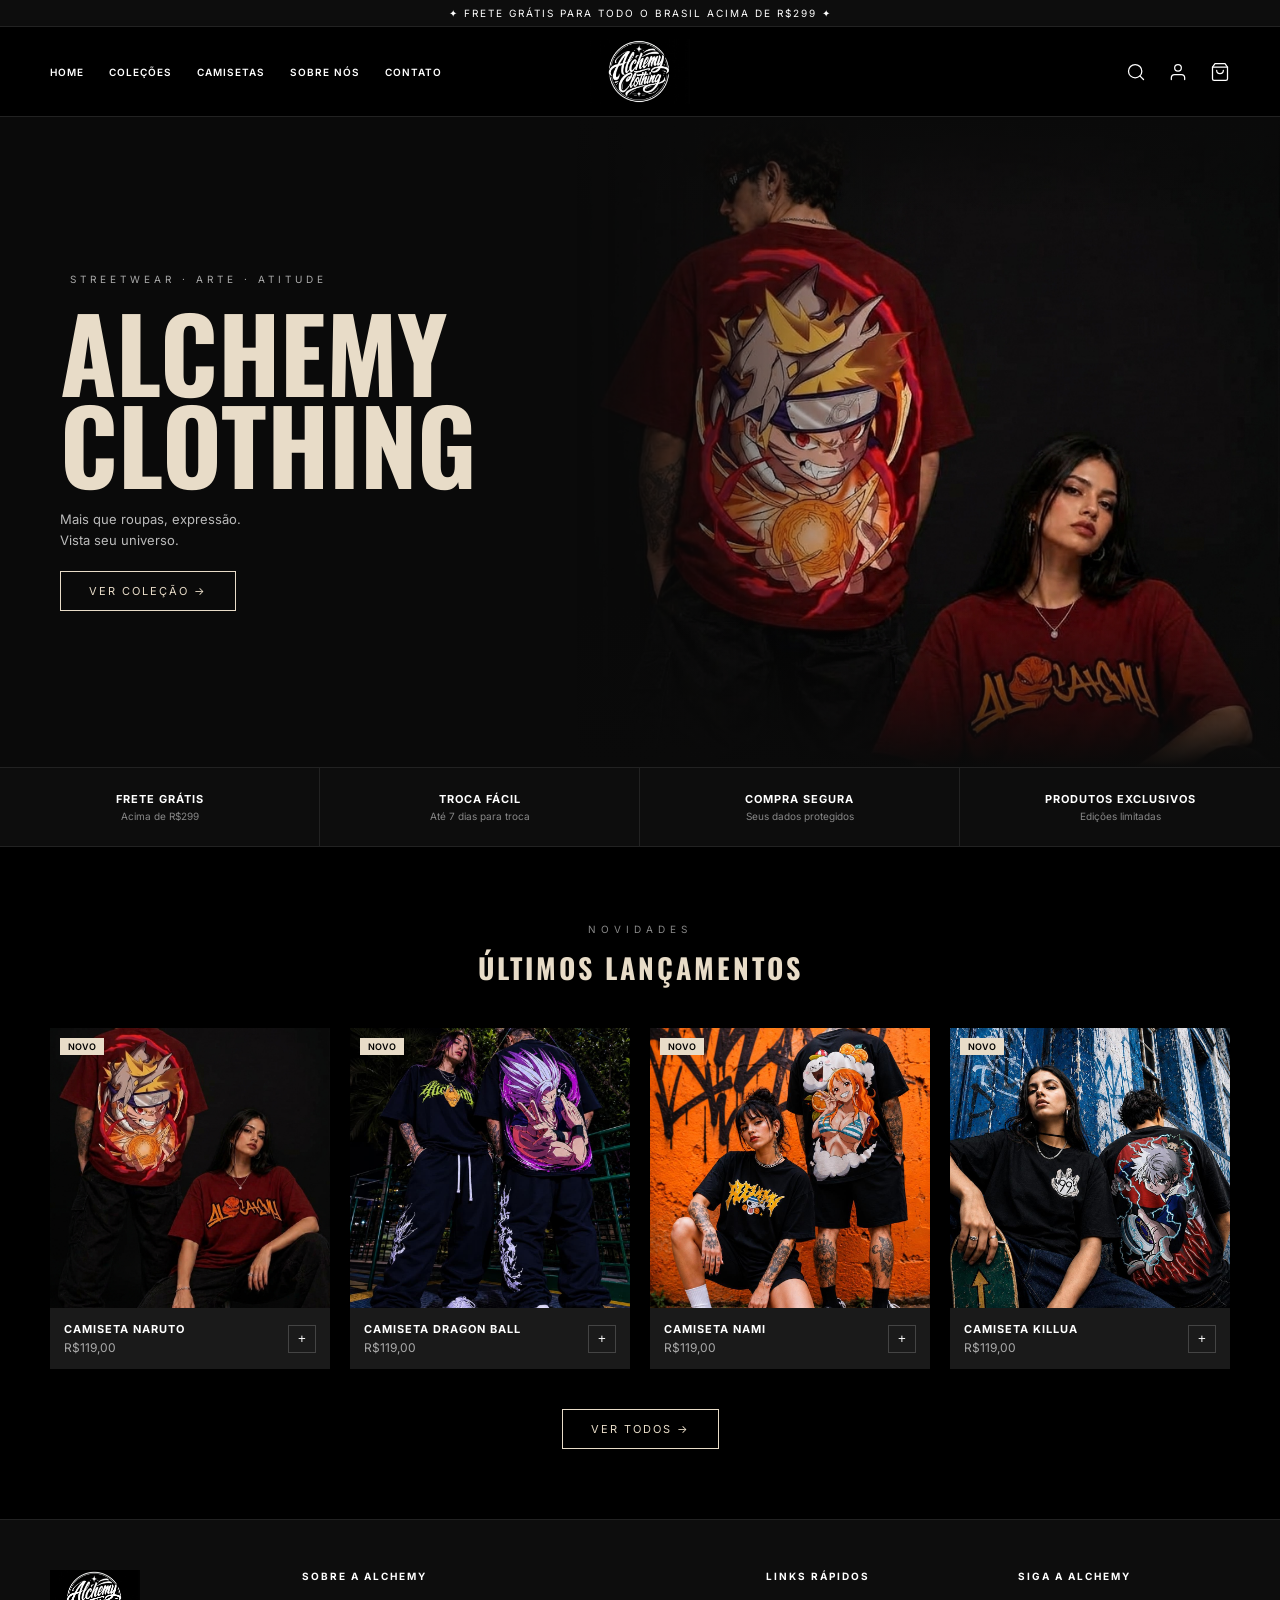
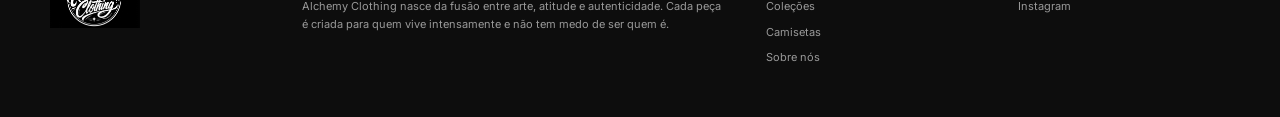
<file: index.html>
<!DOCTYPE html>
<html lang="pt-BR">

<head>
    <meta charset="UTF-8">
    <meta name="viewport" content="width=device-width, initial-scale=1.0">

    <title>Alchemy Clothing</title>

    <link rel="preconnect" href="https://fonts.googleapis.com">
    <link rel="preconnect" href="https://fonts.gstatic.com" crossorigin>
    <link href="https://fonts.googleapis.com/css2?family=Oswald:wght@500;700&family=Inter:wght@400;500;600&display=swap" rel="stylesheet">

    <link rel="stylesheet" href="css/style.css">
</head>

<body>

    <div class="top-bar">
        <p>✦ FRETE GRÁTIS PARA TODO O BRASIL ACIMA DE R$299 ✦</p>
    </div>

<header class="header">

    <button class="menu-toggle" id="menuToggle" aria-label="Abrir menu" aria-expanded="false" aria-controls="menu">
        <span></span>
        <span></span>
        <span></span>
    </button>

    <nav class="menu" id="menu">
        <a href="index.html">Home</a>
        <a href="camisetas.html">Coleções</a>
        <a href="camisetas.html">Camisetas</a>
        <a href="sobre.html">Sobre Nós</a>
        <a href="contato.html">Contato</a>
    </nav>

<a href="index.html" class="logo">
    <img src="assets/images/logo.png" alt="Alchemy Clothing">
</a>

 <div class="header-actions">
     
<a href="camisetas.html?buscar=1" aria-label="Buscar produtos">
    <svg viewBox="0 0 24 24" aria-hidden="true">
        <circle cx="11" cy="11" r="8"></circle>
        <line x1="21" y1="21" x2="16.65" y2="16.65"></line>
    </svg>
</a>


    <a href="conta.html" aria-label="Minha conta">
        <svg viewBox="0 0 24 24" aria-hidden="true">
            <path d="M20 21v-2a4 4 0 0 0-4-4H8a4 4 0 0 0-4 4v2"></path>
            <circle cx="12" cy="7" r="4"></circle>
        </svg>
    </a>

    <a href="carrinho.html" class="cart-link" aria-label="Carrinho">
        <svg viewBox="0 0 24 24" aria-hidden="true">
            <path d="M6 2L3 6v14a2 2 0 0 0 2 2h14a2 2 0 0 0 2-2V6l-3-4z"></path>
            <line x1="3" y1="6" x2="21" y2="6"></line>
            <path d="M16 10a4 4 0 0 1-8 0"></path>
        </svg>
        <span class="cart-count">0</span>
    </a>

</div>

</header>

<div class="menu-overlay" id="menuOverlay"></div>

<!-- HERO -->
<section class="hero">
    <div class="hero-content">
        <span class="hero-tag">Streetwear · Arte · Atitude</span>
        <h1>Alchemy<br>Clothing</h1>
        <p>Mais que roupas, expressão.<br>Vista seu universo.</p>
        <a href="#" class="btn-outline">Ver coleção →</a>
    </div>

    <div class="hero-image">
        <img src="assets/images/hero-modelos.png" alt="Modelo vestindo camiseta Alchemy">
    </div>
</section>

<!-- BENEFÍCIOS -->
<section class="benefits">

    <div class="benefit">
        <strong>Frete grátis</strong>
        <span>Acima de R$299</span>
    </div>

    <div class="benefit">
        <strong>Troca fácil</strong>
        <span>Até 7 dias para troca</span>
    </div>

    <div class="benefit">
        <strong>Compra segura</strong>
        <span>Seus dados protegidos</span>
    </div>

    <div class="benefit">
        <strong>Produtos exclusivos</strong>
        <span>Edições limitadas</span>
    </div>

</section>

<!-- LANÇAMENTOS -->
<section class="products">

    <span class="section-tag">Novidades</span>

    <h2>Últimos lançamentos</h2>

    <div class="products-grid">

        <article class="product-card">

            <span class="badge">Novo</span>

        <a href="produto.html?id=naruto">
            <img src="assets/images/hero-modelos.png" alt="Camiseta Naruto">
        </a>

            <div class="product-info">

                <div>
                    <h3><a href="produto.html?id=naruto">Camiseta Naruto</a></h3>
                    <p>R$119,00</p>
                </div>

                <button class="add-btn" aria-label="Adicionar ao carrinho">+</button>

            </div>
        </article>
        <article class="product-card">

            <span class="badge">Novo</span>

            <a href="produto.html?id=dbz">
                <img src="assets/images/camiseta-dbz.png" alt="Camiseta Dragon Ball">
            </a>

            <div class="product-info">

                <div>
                    <h3><a href="produto.html?id=dbz">Camiseta Dragon Ball</a></h3>
                    <p>R$119,00</p>
                </div>

                <button class="add-btn" aria-label="Adicionar ao carrinho">+</button>

            </div>
        </article>

        <article class="product-card">

            <span class="badge">Novo</span>

            <a href="produto.html?id=nami">
            <img src="assets/images/camiseta-nami.png" alt="Camiseta Nami">
            </a>

            <div class="product-info">

                <div>
                    <h3><a href="produto.html?id=nami">Camiseta Nami</a></h3>
                    <p>R$119,00</p>
                </div>

                <button class="add-btn" aria-label="Adicionar ao carrinho">+</button>

            </div>
        </article>

                <article class="product-card">

            <span class="badge">Novo</span>

            <a href="produto.html?id=killua">
            <img src="assets/images/camiseta-killua.png" alt="Camiseta Killua">
            </a>

            <div class="product-info">

                <div>
                    <h3><a href="produto.html?id=killua">Camiseta Killua</a></h3>
                    <p>R$119,00</p>
                </div>

                <button class="add-btn" aria-label="Adicionar ao carrinho">+</button>

            </div>

        </article>
    </div>

    <a href="camisetas.html" class="btn-outline">Ver todos →</a>
</section>

<!-- RODAPÉ -->
<footer class="footer">
    <div class="footer-brand">
        <img src="assets/images/logo.png" alt="Alchemy Clothing">
    </div>

    <div class="footer-col footer-about">
        <h4>Sobre a Alchemy</h4>
        <p>Alchemy Clothing nasce da fusão entre arte, atitude e autenticidade. Cada peça é criada para quem vive intensamente e não tem medo de ser quem é.</p>
    </div>

    <div class="footer-col">
        <h4>Links rápidos</h4>
        <a href="camisetas.html">Coleções</a>
        <a href="camisetas.html">Camisetas</a>
        <a href="sobre.html">Sobre nós</a>
    </div>

    <div class="footer-col">
        <h4>Siga a Alchemy</h4>
        <a href="https://instagram.com/alchemycloth1ng" target="_blank">Instagram</a>
    </div>
</footer>

<script src="js/produtos.js"></script>
<script src="js/carrinho.js"></script>
<script src="js/script.js"></script>

    </body>

</html>
</file>
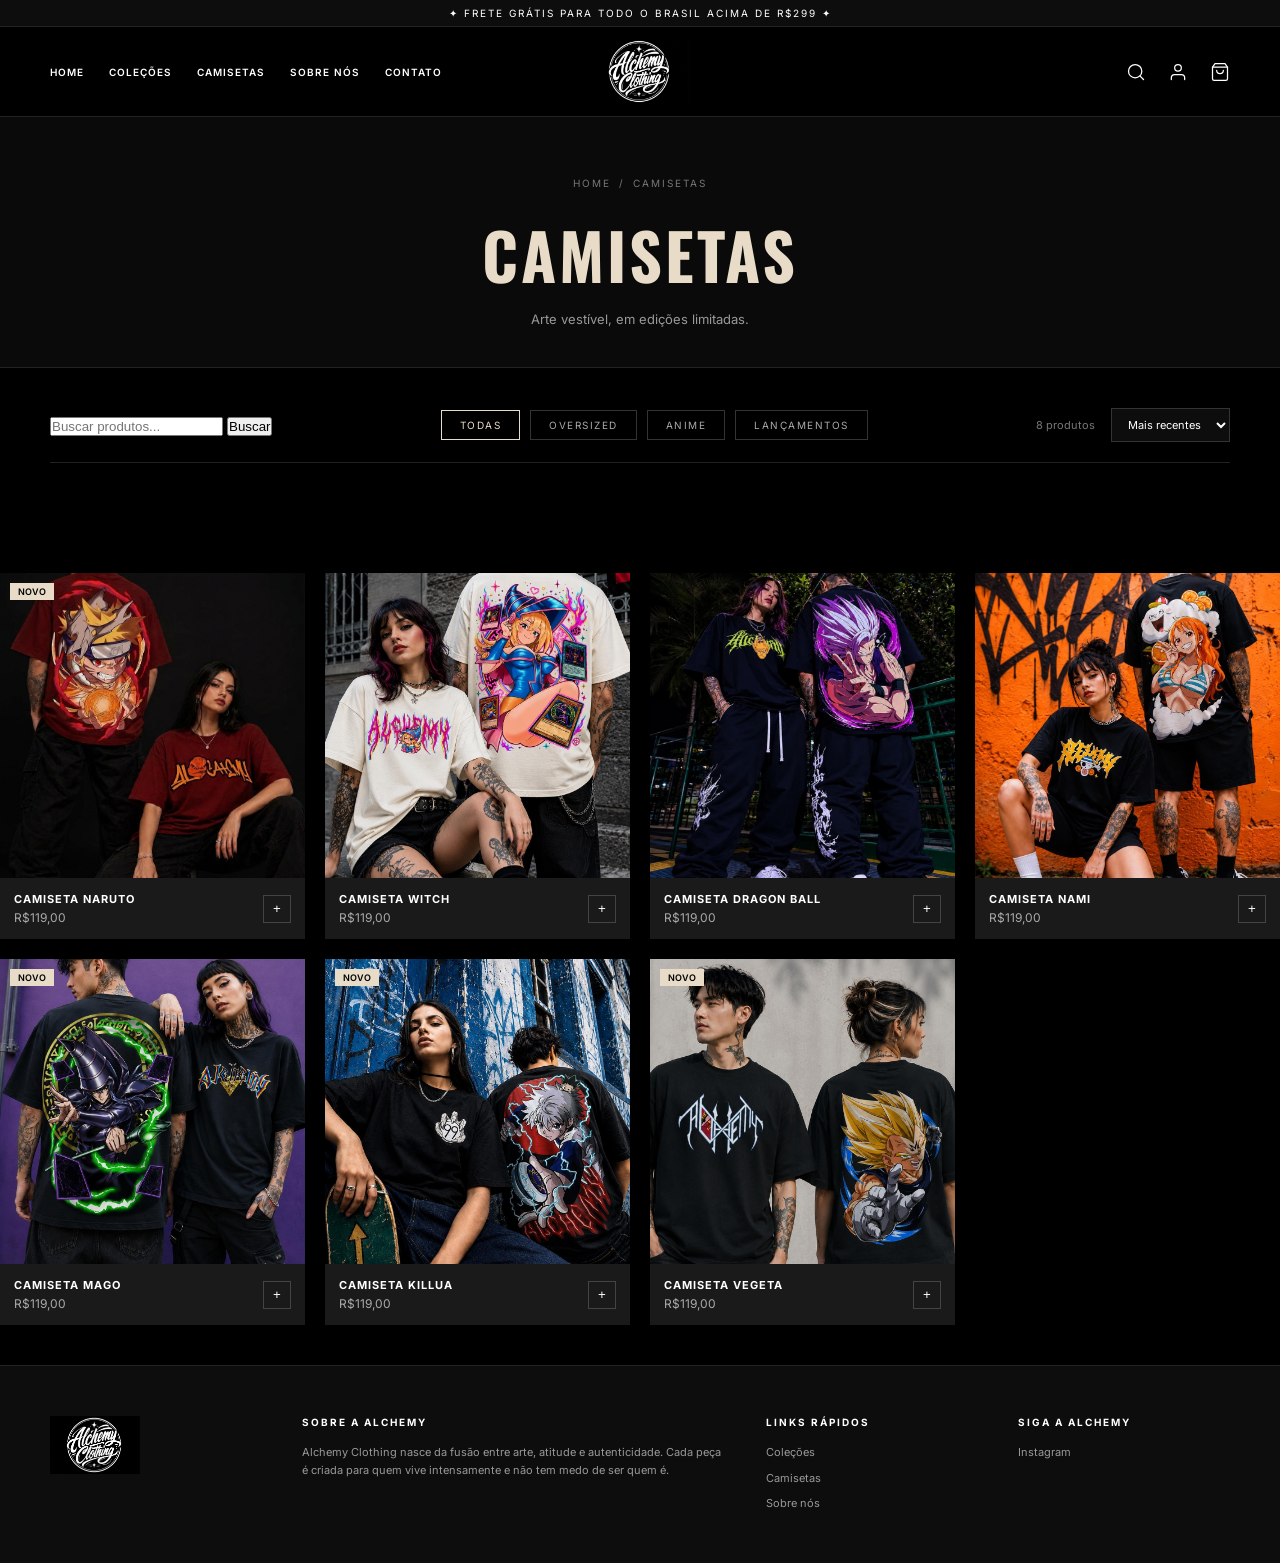
<file: camisetas.html>
<!DOCTYPE html>
<html lang="pt-BR">
<head>
    <meta charset="UTF-8">
    <meta name="viewport" content="width=device-width, initial-scale=1.0">
    <meta name="description" content="Camisetas Alchemy Clothing: streetwear, arte e atitude.">

    <title>Camisetas | Alchemy Clothing</title>

    <link rel="preconnect" href="https://fonts.googleapis.com">
    <link rel="preconnect" href="https://fonts.gstatic.com" crossorigin>
    <link href="https://fonts.googleapis.com/css2?family=Oswald:wght@500;700&family=Inter:wght@400;500;600&display=swap" rel="stylesheet">
    <link rel="stylesheet" href="css/style.css">
</head>

<body>

    <div class="top-bar">
        <p>✦ FRETE GRÁTIS PARA TODO O BRASIL ACIMA DE R$299 ✦</p>
    </div>

    <header class="header">

    <button class="menu-toggle" id="menuToggle" aria-label="Abrir menu" aria-expanded="false" aria-controls="menu">
        <span></span>
        <span></span>
        <span></span>
    </button>

    <nav class="menu" id="menu">
        <a href="index.html">Home</a>
        <a href="camisetas.html">Coleções</a>
        <a href="camisetas.html">Camisetas</a>
        <a href="sobre.html">Sobre Nós</a>
        <a href="contato.html">Contato</a>
    </nav>

    <a href="index.html" class="logo">
        <img src="assets/images/logo.png" alt="Alchemy Clothing">
    </a>

    <div class="header-actions">

    <a href="camisetas.html?buscar=1" aria-label="Buscar produtos">
      <svg viewBox="0 0 24 24" aria-hidden="true">
        <circle cx="11" cy="11" r="8"></circle>
        <line x1="21" y1="21" x2="16.65" y2="16.65"></line>
      </svg>
    </a>

        <a href="conta.html" aria-label="Minha conta">
            <svg viewBox="0 0 24 24" aria-hidden="true">
                <path d="M20 21v-2a4 4 0 0 0-4-4H8a4 4 0 0 0-4 4v2"></path>
                <circle cx="12" cy="7" r="4"></circle>
            </svg>
        </a>

        <a href="carrinho.html" class="cart-link" aria-label="Carrinho">
            <svg viewBox="0 0 24 24" aria-hidden="true">
                <path d="M6 2L3 6v14a2 2 0 0 0 2 2h14a2 2 0 0 0 2-2V6l-3-4z"></path>
                <line x1="3" y1="6" x2="21" y2="6"></line>
                <path d="M16 10a4 4 0 0 1-8 0"></path>
            </svg>
            <span class="cart-count">0</span>
        </a>

    </div>

</header>

<div class="menu-overlay" id="menuOverlay"></div>

    <main>

<!-- TÍTULO DA PÁGINA -->
    <section class="page-header">
        <nav class="breadcrumb" aria-label="Você está em">
        <a href="index.html">Home</a>
        <span>/</span>
        <span>Camisetas</span>
        </nav>
        <h1>Camisetas</h1>
        <p>Arte vestível, em edições limitadas.</p>
    </section>

<!-- FILTROS -->

<section class="shop">

    <div class="shop-toolbar">

        <div class="product-search">
            <input
                type="search"
                id="product-search"
                placeholder="Buscar produtos..."
                aria-label="Buscar produtos"
            >
            <button type="button" id="search-button">
                Buscar
            </button>
        </div>

        <div class="filters">
            <button class="filter-btn active">Todas</button>
            <button class="filter-btn">Oversized</button>
            <button class="filter-btn">Anime</button>
            <button class="filter-btn">Lançamentos</button>
        </div>

        <div class="shop-sort">
            <span class="shop-count">8 produtos</span>
            <select aria-label="Ordenar produtos">
                <option>Mais recentes</option>
                <option>Menor preço</option>
                <option>Maior preço</option>
            </select>
        </div>

    </div>
</section>

<!-- LISTA DE PRODUTOS -->
    <div class="products-grid">

        <article class="product-card">
            <span class="badge">Novo</span>
            <a href="produto.html?id=naruto">
            <img src="assets/images/hero-modelos.png" alt="Camiseta Naruto">
        </a>
    <div class="product-info">
    <div>
        <h3><a href="produto.html?id=naruto">Camiseta Naruto</a></h3>
        <p>R$119,00</p>
    </div>

        <button class="add-btn" aria-label="Adicionar Camiseta Naruto ao carrinho">+</button>
    </div>
    </article>

    <article class="product-card">
        <a href="produto.html?id=witch">
            <img src="assets/images/camiseta-witch.png" alt="Camiseta Witch">
        </a>
    <div class="product-info">
    <div>
        <h3>Camiseta Witch</h3>
        <p>R$119,00</p>
    </div>
        <button class="add-btn" aria-label="Adicionar Camiseta Witch ao carrinho">+</button>
    </div>
    </article>

        <article class="product-card">
             <a href="produto.html?id=dbz">
                <img src="assets/images/camiseta-dbz.png" alt="Camiseta Dragon Ball">
             </a>
             <div class="product-info">
             <div>
             <h3>Camiseta Dragon Ball</h3>
             <p>R$119,00</p>
        </div>
             <button class="add-btn" aria-label="Adicionar Camiseta Dragon Ball ao carrinho">+</button>
        </div>
        </article>

                
        <article class="product-card">
            <a href="produto.html?id=nami">
                 <img src="assets/images/camiseta-nami.png" alt="Camiseta Nami">
            </a>
        <div class="product-info">
        <div>
            <h3>Camiseta Nami</h3>
            <p>R$119,00</p>
        </div>
            <button class="add-btn" aria-label="Adicionar Camiseta Nami ao carrinho">+</button>
        </div>
        </article>

        <article class="product-card">

            <span class="badge">Novo</span>

            <a href="produto.html?id=mago">
            <img src="assets/images/camiseta-mago.png" alt="Camiseta Mago">
            </a>

            <div class="product-info">

                <div>
                    <h3><a href="produto.html?id=mago">Camiseta Mago</a></h3>
                    <p>R$119,00</p>
                </div>

                <button class="add-btn" aria-label="Adicionar ao carrinho">+</button>

            </div>

        </article>

                <article class="product-card">

            <span class="badge">Novo</span>

            <a href="produto.html?id=killua">
            <img src="assets/images/camiseta-killua.png" alt="Camiseta Killua">
            </a>

            <div class="product-info">

                <div>
                    <h3><a href="produto.html?id=killua">Camiseta Killua</a></h3>
                    <p>R$119,00</p>
                </div>

                <button class="add-btn" aria-label="Adicionar ao carrinho">+</button>

            </div>

        </article>

                <article class="product-card">

            <span class="badge">Novo</span>

            <a href="produto.html?id=vegeta">
            <img src="assets/images/camiseta-vegeta.png" alt="Camiseta Vegeta">
            </a>

            <div class="product-info">

                <div>
                    <h3><a href="produto.html?id=vegeta">Camiseta Vegeta</a></h3>
                    <p>R$119,00</p>
                </div>

                <button class="add-btn" aria-label="Adicionar ao carrinho">+</button>

            </div>
        </article>
            </div>

        </section>

    </main>

<footer class="footer">
    <div class="footer-brand">
        <img src="assets/images/logo.png" alt="Alchemy Clothing">
    </div>

    <div class="footer-col footer-about">
        <h4>Sobre a Alchemy</h4>
        <p>Alchemy Clothing nasce da fusão entre arte, atitude e autenticidade. Cada peça é criada para quem vive intensamente e não tem medo de ser quem é.</p>
    </div>

    <div class="footer-col">
        <h4>Links rápidos</h4>
        <a href="camisetas.html">Coleções</a>
        <a href="camisetas.html">Camisetas</a>
        <a href="sobre.html">Sobre nós</a>
    </div>

    <div class="footer-col">
        <h4>Siga a Alchemy</h4>
        <a href="https://instagram.com/alchemycloth1ng" target="_blank">Instagram</a>
    </div>
</footer>

<script src="js/produtos.js"></script>
<script src="js/carrinho.js"></script>
<script src="js/script.js"></script>

    </body>

</html>
</file>
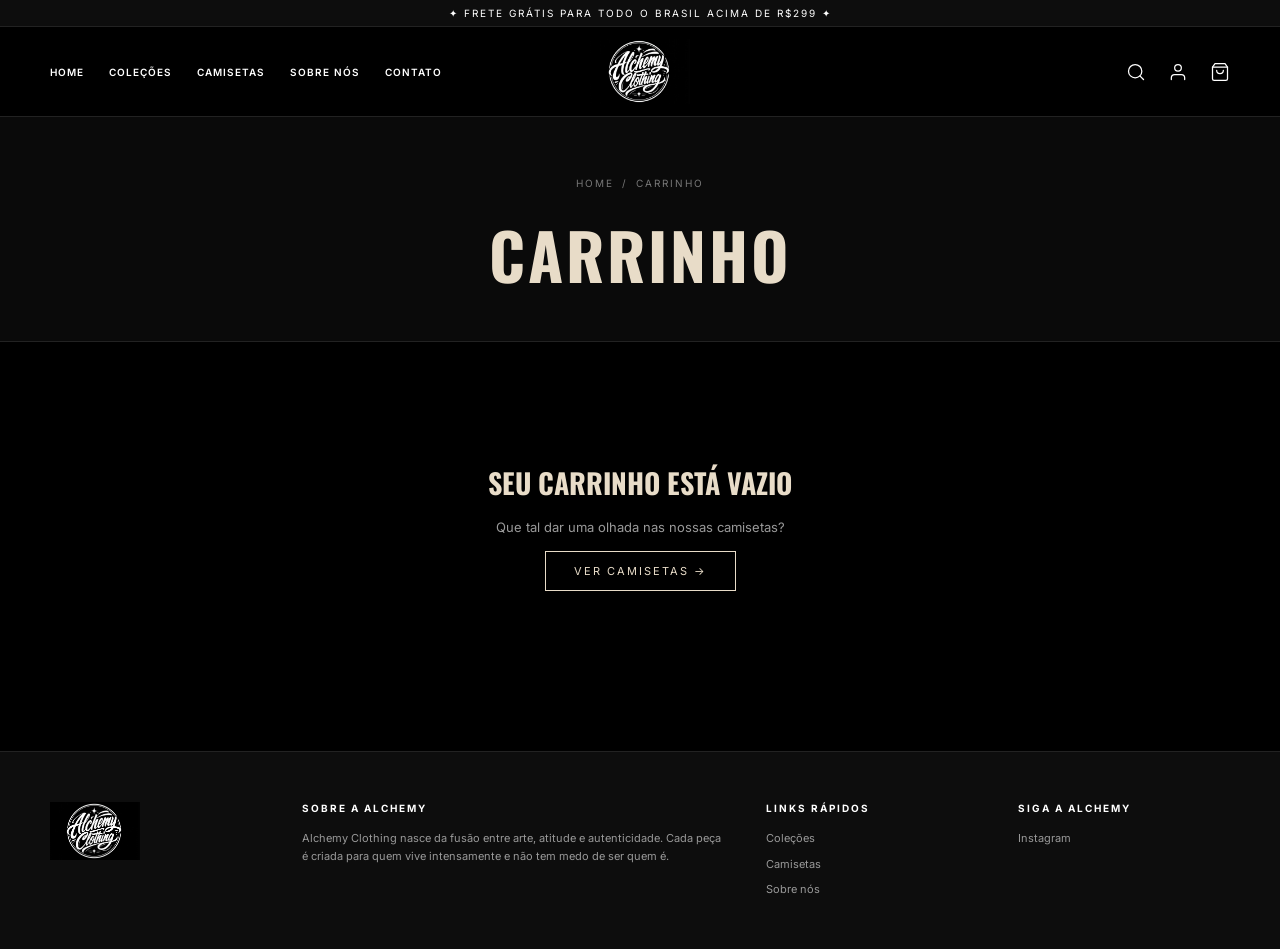
<file: carrinho.html>
<!DOCTYPE html>
<html lang="pt-BR">
<head>
    <meta charset="UTF-8">
    <meta name="viewport" content="width=device-width, initial-scale=1.0">
    <meta name="description" content="Camisetas Alchemy Clothing: streetwear, arte e atitude.">

    <title>Carrinho | Alchemy Clothing</title>

    <link rel="preconnect" href="https://fonts.googleapis.com">
    <link rel="preconnect" href="https://fonts.gstatic.com" crossorigin>
    <link href="https://fonts.googleapis.com/css2?family=Oswald:wght@500;700&family=Inter:wght@400;500;600&display=swap" rel="stylesheet">
    <link rel="stylesheet" href="css/style.css">
</head>

<body>

    <div class="top-bar">
        <p>✦ FRETE GRÁTIS PARA TODO O BRASIL ACIMA DE R$299 ✦</p>
    </div>

    <header class="header">

    <button class="menu-toggle" id="menuToggle" aria-label="Abrir menu" aria-expanded="false" aria-controls="menu">
        <span></span>
        <span></span>
        <span></span>
    </button>

    <nav class="menu" id="menu">
        <a href="index.html">Home</a>
        <a href="camisetas.html">Coleções</a>
        <a href="camisetas.html">Camisetas</a>
        <a href="sobre.html">Sobre Nós</a>
        <a href="contato.html">Contato</a>
    </nav>

    <a href="index.html" class="logo">
        <img src="assets/images/logo.png" alt="Alchemy Clothing">
    </a>

    <div class="header-actions">

<a href="camisetas.html?buscar=1" aria-label="Buscar produtos">
    <svg viewBox="0 0 24 24" aria-hidden="true">
        <circle cx="11" cy="11" r="8"></circle>
        <line x1="21" y1="21" x2="16.65" y2="16.65"></line>
    </svg>
</a>

    <a href="conta.html" aria-label="Minha conta">
        <svg viewBox="0 0 24 24" aria-hidden="true">
            <path d="M20 21v-2a4 4 0 0 0-4-4H8a4 4 0 0 0-4 4v2"></path>
            <circle cx="12" cy="7" r="4"></circle>
        </svg>
    </a>

    <a href="carrinho.html" class="cart-link" aria-label="Carrinho">
        <svg viewBox="0 0 24 24" aria-hidden="true">
            <path d="M6 2L3 6v14a2 2 0 0 0 2 2h14a2 2 0 0 0 2-2V6l-3-4z"></path>
            <line x1="3" y1="6" x2="21" y2="6"></line>
            <path d="M16 10a4 4 0 0 1-8 0"></path>
        </svg>
        <span class="cart-count">0</span>
    </a>

    </div>

</header>

<div class="menu-overlay" id="menuOverlay"></div>

<main>

    <section class="page-header">
        <nav class="breadcrumb" aria-label="Você está em">
            <a href="index.html">Home</a>
            <span>/</span>
            <span>Carrinho</span>
        </nav>
        <h1>Carrinho</h1>
    </section>

    <section class="cart-page" id="cartPage"></section>

</main>

<footer class="footer">
    <div class="footer-brand">
        <img src="assets/images/logo.png" alt="Alchemy Clothing">
    </div>

    <div class="footer-col footer-about">
        <h4>Sobre a Alchemy</h4>
        <p>Alchemy Clothing nasce da fusão entre arte, atitude e autenticidade. Cada peça é criada para quem vive intensamente e não tem medo de ser quem é.</p>
    </div>

    <div class="footer-col">
        <h4>Links rápidos</h4>
        <a href="camisetas.html">Coleções</a>
        <a href="camisetas.html">Camisetas</a>
        <a href="sobre.html">Sobre nós</a>
    </div>

    <div class="footer-col">
        <h4>Siga a Alchemy</h4>
        <a href="#">Instagram</a>
    </div>
</footer>

<script src="js/produtos.js"></script>
<script src="js/carrinho.js"></script>
<script src="js/script.js"></script>

    </body>

</html>
</file>
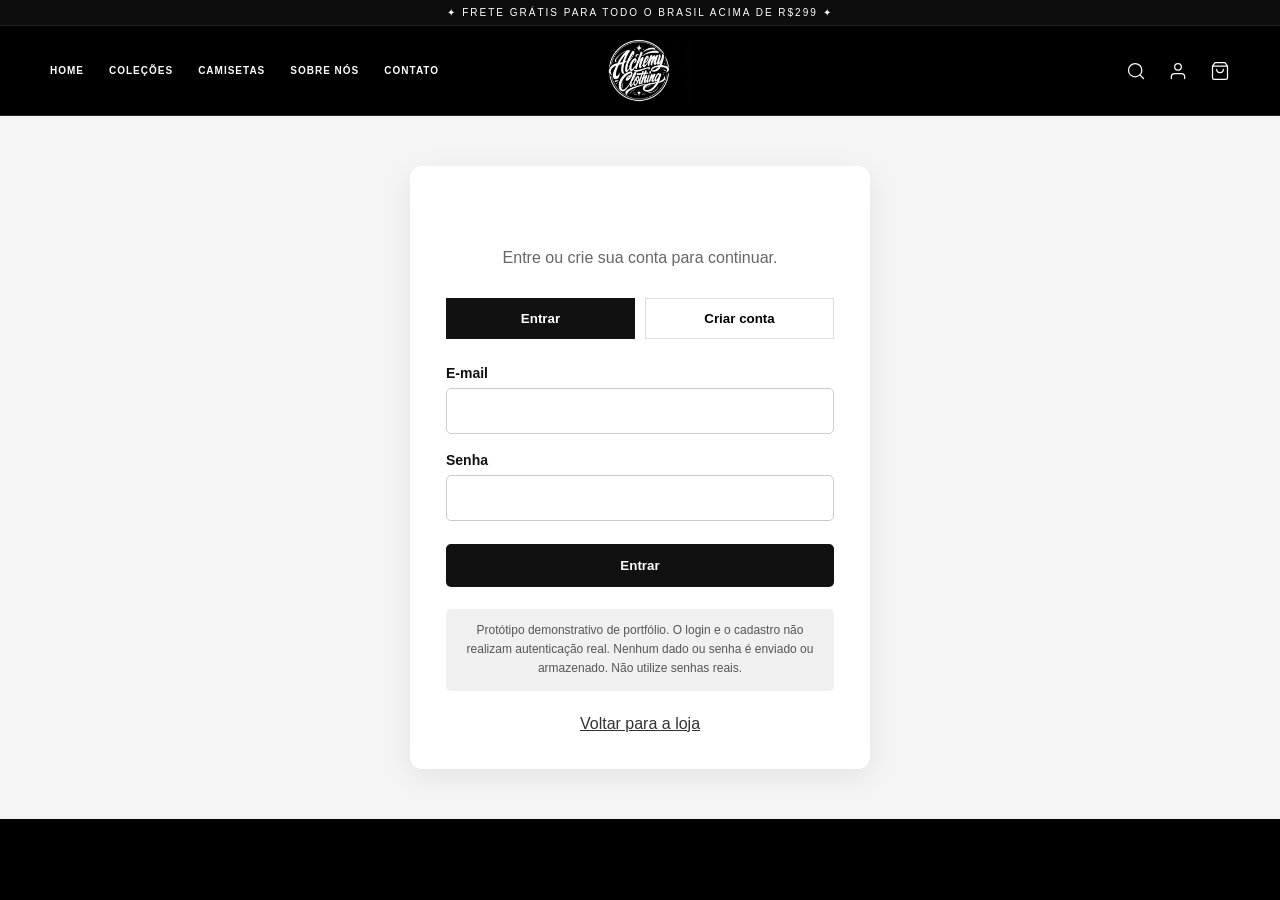
<file: conta.html>
<!DOCTYPE html>
<html lang="pt-BR">
<head>
    <meta charset="UTF-8">
    <meta name="viewport" content="width=device-width, initial-scale=1.0">
    <title>Minha conta | Alchemy Clothing</title>
    <link rel="stylesheet" href="css/style.css">

    <style>
        .account-page {
            min-height: 70vh;
            display: flex;
            align-items: center;
            justify-content: center;
            padding: 50px 20px;
            background: #f5f5f5;
        }

        .account-card {
            width: 100%;
            max-width: 460px;
            padding: 36px;
            background: #fff;
            border-radius: 12px;
            box-shadow: 0 8px 30px rgba(0, 0, 0, 0.08);
        }

        .account-card h1 {
            font-size: 30px;
            text-align: center;
            margin-bottom: 10px;
        }

        .account-subtitle {
            color: #666;
            text-align: center;
            margin-bottom: 28px;
            line-height: 1.5;
        }

        .account-tabs {
            display: flex;
            gap: 10px;
            margin-bottom: 26px;
        }

        .account-tabs button {
            flex: 1;
            padding: 12px;
            border: 1px solid #ddd;
            background: #fff;
            cursor: pointer;
            font-weight: 600;
        }

        .account-tabs button.active {
            background: #111;
            color: #fff;
            border-color: #111;
        }

        .account-form {
            display: none;
        }

        .account-form.active {
            display: block;
        }

        .account-field {
            margin-bottom: 18px;
        }

        .account-field label {
            display: block !important;
            margin-bottom: 7px;
            font-weight: 600;
            font-size: 14px;
            color: #111111 !important;
            visibility: visible !important;
            opacity: 1 !important;
        }

        .account-field input {
            width: 100%;
            padding: 13px;
            border: 1px solid #ccc;
            border-radius: 5px;
            font: inherit;
            box-sizing: border-box;
        }

        .account-field input:focus {
            outline: 2px solid #777;
            outline-offset: 2px;
        }

        .account-submit {
            width: 100%;
            padding: 14px;
            border: none;
            border-radius: 5px;
            background: #111;
            color: #fff;
            font-weight: 700;
            cursor: pointer;
            margin-top: 5px;
        }

        .account-submit:hover {
            background: #333;
        }

        .account-notice {
            margin-top: 22px;
            padding: 12px;
            background: #f0f0f0;
            color: #555;
            border-radius: 5px;
            font-size: 12px;
            line-height: 1.6;
            text-align: center;
        }

        .account-feedback {
            display: none;
            padding: 12px;
            margin-bottom: 18px;
            border-radius: 5px;
            background: #f0f0f0;
            color: #222;
            font-size: 14px;
            line-height: 1.5;
        }

        .account-feedback.visible {
            display: block;
        }

        .account-back {
            display: block;
            text-align: center;
            margin-top: 24px;
            color: #333;
            text-decoration: underline;
        }

        @media (max-width: 480px) {
            .account-card {
                padding: 24px 18px;
            }

            .account-card h1 {
                font-size: 25px;
            }
        }
    </style>
</head>

<body>
    <div class="top-bar">
        <p>✦ FRETE GRÁTIS PARA TODO O BRASIL ACIMA DE R$299 ✦</p>
    </div>

    <header class="header">
        <button class="menu-toggle" id="menuToggle"
            aria-label="Abrir menu" aria-expanded="false"
            aria-controls="menu">
            <span></span>
            <span></span>
            <span></span>
        </button>

        <nav class="menu" id="menu">
            <a href="index.html">Home</a>
            <a href="camisetas.html">Coleções</a>
            <a href="camisetas.html">Camisetas</a>
            <a href="sobre.html">Sobre Nós</a>
            <a href="contato.html">Contato</a>
        </nav>

        <a href="index.html" class="logo">
            <img src="assets/images/logo.png" alt="Alchemy Clothing">
        </a>

        <div class="header-actions">
            <a href="camisetas.html?buscar=1" aria-label="Buscar produtos">
                <svg viewBox="0 0 24 24" aria-hidden="true">
                    <circle cx="11" cy="11" r="8"></circle>
                    <line x1="21" y1="21" x2="16.65" y2="16.65"></line>
                </svg>
            </a>

            <a href="conta.html" aria-label="Minha conta">
                <svg viewBox="0 0 24 24" aria-hidden="true">
                    <path d="M20 21v-2a4 4 0 0 0-4-4H8a4 4 0 0 0-4 4v2"></path>
                    <circle cx="12" cy="7" r="4"></circle>
                </svg>
            </a>

            <a href="carrinho.html" aria-label="Carrinho">
                <svg viewBox="0 0 24 24" aria-hidden="true">
                    <path d="M6 2L3 6v14a2 2 0 0 0 2 2h14a2 2 0 0 0 2-2V6l-3-4z"></path>
                    <line x1="3" y1="6" x2="21" y2="6"></line>
                    <path d="M16 10a4 4 0 0 1-8 0"></path>
                </svg>
            </a>
        </div>
    </header>

    <div class="menu-overlay" id="menuOverlay"></div>

    <main class="account-page">
        <section class="account-card">
            <h1 id="account-title">Minha conta</h1>
            <p class="account-subtitle" id="account-subtitle">
                Entre ou crie sua conta para continuar.
            </p>

            <div class="account-tabs">
                <button type="button" class="active"
                    id="login-tab" aria-pressed="true">
                    Entrar
                </button>
                <button type="button"
                    id="register-tab" aria-pressed="false">
                    Criar conta
                </button>
            </div>

            <div id="account-feedback"
                class="account-feedback"
                role="status" aria-live="polite"></div>

            <form id="login-form" class="account-form active">
                <div class="account-field">
                    <label for="login-email">E-mail</label>
                    <input type="email" id="login-email"
                        autocomplete="email" required>
                </div>

                <div class="account-field">
                    <label for="login-password">Senha</label>
                    <input type="password" id="login-password"
                        autocomplete="current-password"
                        minlength="6" required>
                </div>

                <button type="submit" class="account-submit">
                    Entrar
                </button>
            </form>

            <form id="register-form" class="account-form">
                <div class="account-field">
                    <label for="register-name">Nome completo</label>
                    <input type="text" id="register-name"
                        autocomplete="name" minlength="2" required>
                </div>

                <div class="account-field">
                    <label for="register-email">E-mail</label>
                    <input type="email" id="register-email"
                        autocomplete="email" required>
                </div>

                <div class="account-field">
                    <label for="register-password">Criar senha</label>
                    <input type="password" id="register-password"
                        autocomplete="new-password"
                        minlength="6" required>
                </div>

                <div class="account-field">
                    <label for="confirm-password">Confirmar senha</label>
                    <input type="password" id="confirm-password"
                        autocomplete="new-password"
                        minlength="6" required>
                </div>

                <button type="submit" class="account-submit">
                    Criar conta
                </button>
            </form>

            <p class="account-notice">
                Protótipo demonstrativo de portfólio.
                O login e o cadastro não realizam autenticação real.
                Nenhum dado ou senha é enviado ou armazenado.
                Não utilize senhas reais.
            </p>

            <a href="index.html" class="account-back">
                Voltar para a loja
            </a>
        </section>
    </main>

    <script src="js/script.js"></script>

    <script>
        const loginTab = document.getElementById('login-tab');
        const registerTab = document.getElementById('register-tab');
        const loginForm = document.getElementById('login-form');
        const registerForm = document.getElementById('register-form');
        const feedback = document.getElementById('account-feedback');
        const title = document.getElementById('account-title');
        const subtitle = document.getElementById('account-subtitle');

        function showFeedback(message) {
            feedback.textContent = message;
            feedback.classList.add('visible');
        }

        function switchForm(mode) {
            const isLogin = mode === 'login';

            loginForm.classList.toggle('active', isLogin);
            registerForm.classList.toggle('active', !isLogin);

            loginTab.classList.toggle('active', isLogin);
            registerTab.classList.toggle('active', !isLogin);

            loginTab.setAttribute('aria-pressed', String(isLogin));
            registerTab.setAttribute('aria-pressed', String(!isLogin));

            title.textContent = isLogin ? 'Minha conta' : 'Criar conta';
            subtitle.textContent = isLogin
                ? 'Entre ou crie sua conta para continuar.'
                : 'Preencha os dados para experimentar o cadastro.';

            feedback.classList.remove('visible');
        }

        loginTab.addEventListener('click', () => switchForm('login'));
        registerTab.addEventListener('click', () => switchForm('register'));

        loginForm.addEventListener('submit', function (event) {
            event.preventDefault();

            if (!loginForm.reportValidity()) return;

            showFeedback(
                'Demonstração: o formulário foi validado, mas o login real ainda não está implementado. Nenhum dado foi enviado ou salvo.'
            );

            loginForm.reset();
        });

        registerForm.addEventListener('submit', function (event) {
            event.preventDefault();

            if (!registerForm.reportValidity()) return;

            const password = document.getElementById('register-password');
            const confirmation = document.getElementById('confirm-password');

            if (password.value !== confirmation.value) {
                confirmation.setCustomValidity('As senhas não coincidem.');
                confirmation.reportValidity();
                confirmation.addEventListener('input', function clearError() {
                    confirmation.setCustomValidity('');
                    confirmation.removeEventListener('input', clearError);
                });
                return;
            }

            showFeedback(
                'Demonstração: os campos foram validados, mas o cadastro real ainda não está implementado. Nenhum dado foi enviado ou salvo.'
            );

            registerForm.reset();
        });
    </script>
</body>
</html>
</file>
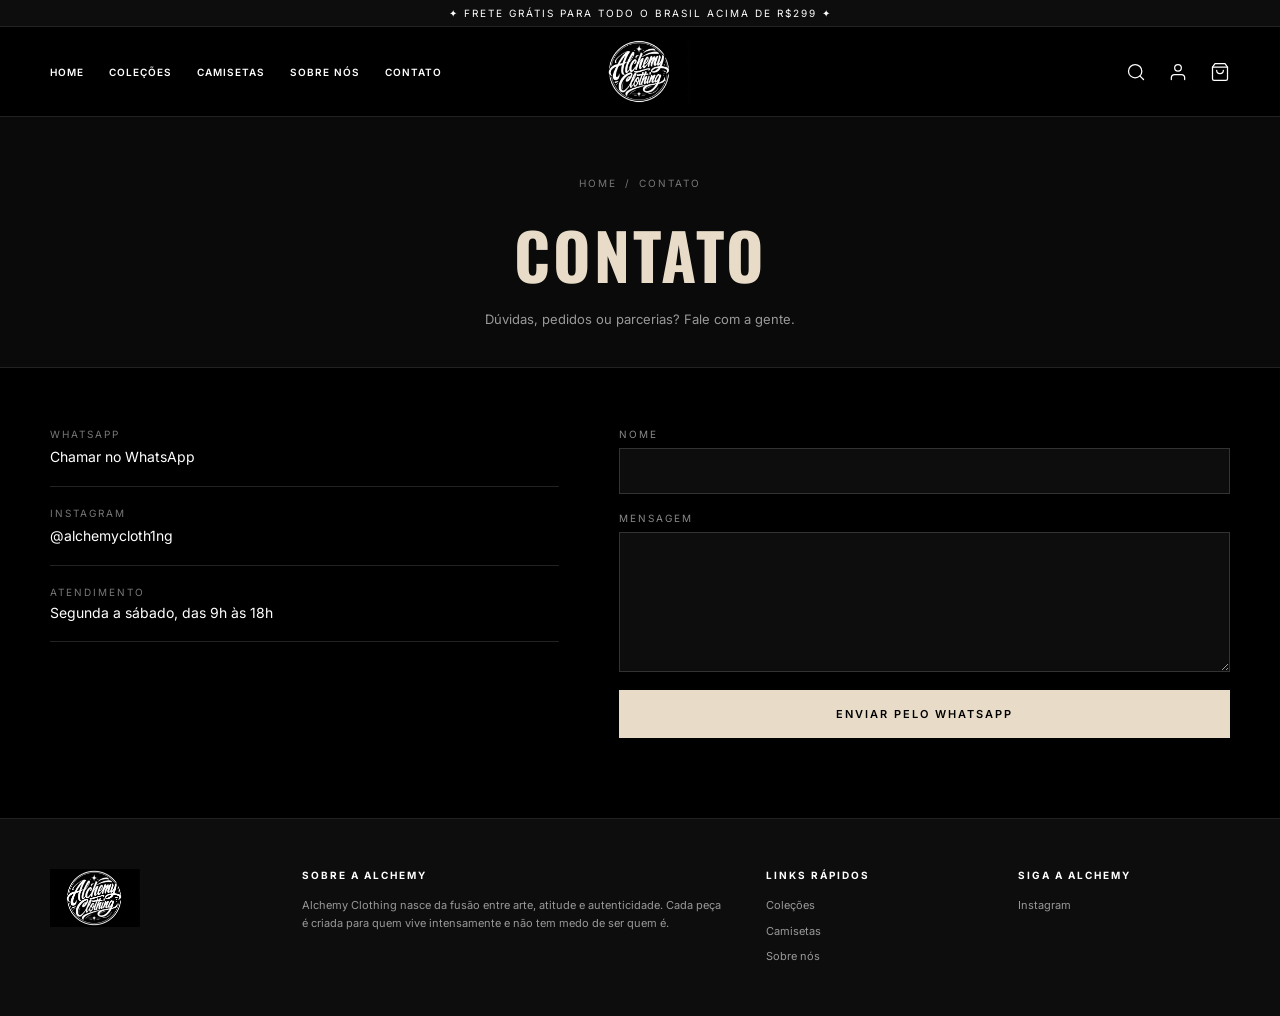
<file: contato.html>
<!DOCTYPE html>
<html lang="pt-BR">
<head>
    <meta charset="UTF-8">
    <meta name="viewport" content="width=device-width, initial-scale=1.0">
    <meta name="description" content="Camisetas Alchemy Clothing: streetwear, arte e atitude.">

    <title>Camisetas | Alchemy Clothing</title>

    <link rel="preconnect" href="https://fonts.googleapis.com">
    <link rel="preconnect" href="https://fonts.gstatic.com" crossorigin>
    <link href="https://fonts.googleapis.com/css2?family=Oswald:wght@500;700&family=Inter:wght@400;500;600&display=swap" rel="stylesheet">
    <link rel="stylesheet" href="css/style.css">
</head>

<body>

    <div class="top-bar">
        <p>✦ FRETE GRÁTIS PARA TODO O BRASIL ACIMA DE R$299 ✦</p>
    </div>

    <header class="header">

    <button class="menu-toggle" id="menuToggle" aria-label="Abrir menu" aria-expanded="false" aria-controls="menu">
        <span></span>
        <span></span>
        <span></span>
    </button>

    <nav class="menu" id="menu">
        <a href="index.html">Home</a>
        <a href="camisetas.html">Coleções</a>
        <a href="camisetas.html">Camisetas</a>
        <a href="sobre.html">Sobre Nós</a>
        <a href="contato.html">Contato</a>
    </nav>

    <a href="index.html" class="logo">
        <img src="assets/images/logo.png" alt="Alchemy Clothing">
    </a>

    <div class="header-actions">

<a href="camisetas.html?buscar=1" aria-label="Buscar produtos">
    <svg viewBox="0 0 24 24" aria-hidden="true">
        <circle cx="11" cy="11" r="8"></circle>
        <line x1="21" y1="21" x2="16.65" y2="16.65"></line>
    </svg>
</a>

        <a href="conta.html" aria-label="Minha conta">
            <svg viewBox="0 0 24 24" aria-hidden="true">
                <path d="M20 21v-2a4 4 0 0 0-4-4H8a4 4 0 0 0-4 4v2"></path>
                <circle cx="12" cy="7" r="4"></circle>
            </svg>
        </a>

        <a href="carrinho.html" class="cart-link" aria-label="Carrinho">
            <svg viewBox="0 0 24 24" aria-hidden="true">
                <path d="M6 2L3 6v14a2 2 0 0 0 2 2h14a2 2 0 0 0 2-2V6l-3-4z"></path>
                <line x1="3" y1="6" x2="21" y2="6"></line>
                <path d="M16 10a4 4 0 0 1-8 0"></path>
            </svg>
            <span class="cart-count">0</span>
        </a>

    </div>

</header>

<div class="menu-overlay" id="menuOverlay"></div>

<main>

    <section class="page-header">
        <nav class="breadcrumb" aria-label="Você está em">
            <a href="index.html">Home</a>
            <span>/</span>
            <span>Contato</span>
        </nav>
        <h1>Contato</h1>
        <p>Dúvidas, pedidos ou parcerias? Fale com a gente.</p>
    </section>

    <section class="contact">

        <div class="contact-info">
            <div class="contact-item">
                <span>WhatsApp</span>
                <a href="#" data-whatsapp target="_blank">Chamar no WhatsApp</a>
            </div>

            <div class="contact-item">
                <span>Instagram</span>

                <a href="https://instagram.com/alchemycloth1ng" target="_blank">@alchemycloth1ng</a>
            </div>

            <div class="contact-item">
                <span>Atendimento</span>
                <p>Segunda a sábado, das 9h às 18h</p>
            </div>
        </div>

        <form class="contact-form" id="contactForm">
            <div class="form-field">
                <label for="contactName">Nome</label>
                <input type="text" id="contactName" required>
            </div>

            <div class="form-field">
                <label for="contactMessage">Mensagem</label>
                <textarea id="contactMessage" required></textarea>
            </div>

            <button type="submit" class="btn-buy">Enviar pelo WhatsApp</button>
        </form>

    </section>

</main>

<footer class="footer">
    <div class="footer-brand">
        <img src="assets/images/logo.png" alt="Alchemy Clothing">
    </div>

    <div class="footer-col footer-about">
        <h4>Sobre a Alchemy</h4>
        <p>Alchemy Clothing nasce da fusão entre arte, atitude e autenticidade. Cada peça é criada para quem vive intensamente e não tem medo de ser quem é.</p>
    </div>

    <div class="footer-col">
        <h4>Links rápidos</h4>
        <a href="camisetas.html">Coleções</a>
        <a href="camisetas.html">Camisetas</a>
        <a href="sobre.html">Sobre nós</a>
    </div>

    <div class="footer-col">
        <h4>Siga a Alchemy</h4>
        <a href="https://instagram.com/alchemycloth1ng" target="_blank">Instagram</a>
    </div>
</footer>

<script src="js/produtos.js"></script>
<script src="js/carrinho.js"></script>
<script src="js/script.js"></script>

    </body>

</html>
</file>
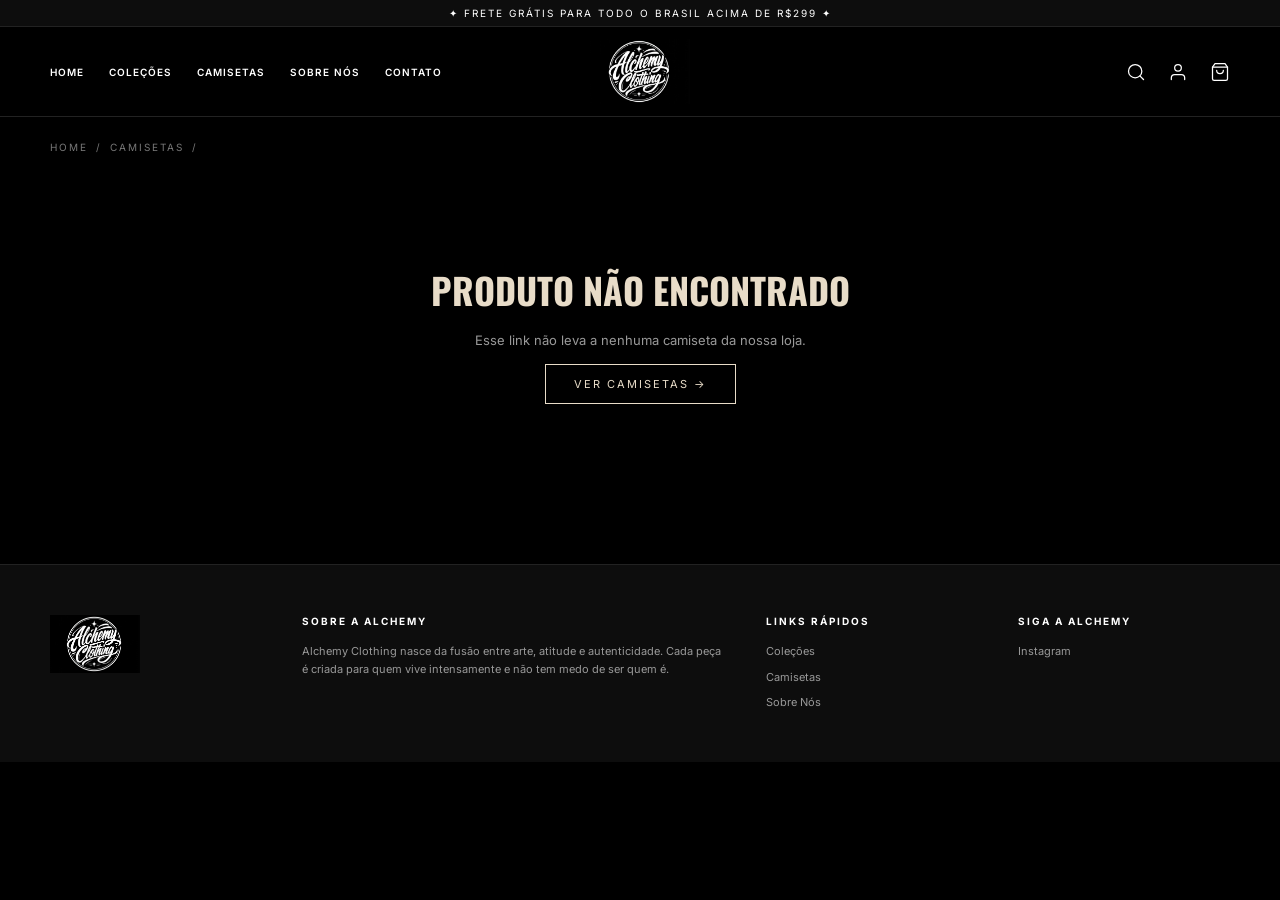
<file: produto.html>
<!DOCTYPE html>
<html lang="pt-BR">
<head>
    <meta charset="UTF-8">
    <meta name="viewport" content="width=device-width, initial-scale=1.0">
    <meta name="description" content="Camiseta Oni | Alchemy Clothing">

    <title>Camisetas | Alchemy Clothing</title>

    <link rel="preconnect" href="https://fonts.googleapis.com">
    <link rel="preconnect" href="https://fonts.gstatic.com" crossorigin>
    <link href="https://fonts.googleapis.com/css2?family=Oswald:wght@500;700&family=Inter:wght@400;500;600&display=swap" rel="stylesheet">
    <link rel="stylesheet" href="css/style.css">
</head>

<body>

   <div class="top-bar">

        <p>✦ FRETE GRÁTIS PARA TODO O BRASIL ACIMA DE R$299 ✦</p>

    </div>
    
<header class="header">

    <button class="menu-toggle" id="menuToggle" aria-label="Abrir menu" aria-expanded="false" aria-controls="menu">
        <span></span>
        <span></span>
        <span></span>
    </button>

    <nav class="menu" id="menu">
        <a href="index.html">Home</a>
        <a href="camisetas.html">Coleções</a>
        <a href="camisetas.html">Camisetas</a>
        <a href="sobre.html">Sobre Nós</a>
        <a href="contato.html">Contato</a>
    </nav>

<a href="index.html" class="logo">
    <img src="assets/images/logo.png" alt="Alchemy Clothing">
</a>

 <div class="header-actions">

<a href="camisetas.html?buscar=1" aria-label="Buscar produtos">
    <svg viewBox="0 0 24 24" aria-hidden="true">
        <circle cx="11" cy="11" r="8"></circle>
        <line x1="21" y1="21" x2="16.65" y2="16.65"></line>
    </svg>
</a>

    <a href="conta.html" aria-label="Minha conta">
        <svg viewBox="0 0 24 24" aria-hidden="true">
            <path d="M20 21v-2a4 4 0 0 0-4-4H8a4 4 0 0 0-4 4v2"></path>
            <circle cx="12" cy="7" r="4"></circle>
        </svg>
    </a>

    <a href="carrinho.html" class="cart-link" aria-label="Carrinho">
        <svg viewBox="0 0 24 24" aria-hidden="true">
            <path d="M6 2L3 6v14a2 2 0 0 0 2 2h14a2 2 0 0 0 2-2V6l-3-4z"></path>
            <line x1="3" y1="6" x2="21" y2="6"></line>
            <path d="M16 10a4 4 0 0 1-8 0"></path>
        </svg>
        <span class="cart-count">0</span>
    </a>

</div>

</header>

<div class="menu-overlay" id="menuOverlay"></div>
<main>

    <nav class="breadcrumb breadcrumb-left" aria-label="Você está em">
        <a href="index.html">Home</a>
        <span>/</span>
        <a href="camisetas.html">Camisetas</a>
        <span>/</span>
        <span id="breadcrumbName"></span>
    </nav>

    <section class="product-page" id="productPage">

        <!-- GALERIA -->
        <div class="gallery">
            <div class="gallery-main">
                <img id="mainImage" src="" alt="">
            </div>
            <div class="gallery-thumbs" id="galleryThumbs"></div>
        </div>

        <!-- INFORMAÇÕES -->
        <div class="product-details">

            <span class="badge badge-static" id="productBadge">Novo</span>
            <h1 id="productName"></h1>

            <p class="product-price" id="productPrice"></p>
            <p class="product-installments" id="productInstallments"></p>

            <p class="product-description" id="productDescription"></p>

            <div class="option-group">
                <span class="option-label">Tamanho</span>
                <div class="sizes" id="sizes"></div>
                <p class="size-error" id="sizeError">Selecione um tamanho.</p>
            </div>

            <div class="buy-row">
                <div class="quantity">
                    <button id="qtyMinus" aria-label="Diminuir quantidade">−</button>
                    <span id="qtyValue">1</span>
                    <button id="qtyPlus" aria-label="Aumentar quantidade">+</button>
                </div>

                <button class="btn-buy" id="btnBuy">Adicionar ao carrinho</button>
            </div>

            <ul class="product-specs">
                <li><strong>Modelagem:</strong> oversized</li>
                <li><strong>Material:</strong> 100% algodão</li>
                <li><strong>Estampa:</strong> DTF Premium de alta durabilidade</li>
                <li><strong>Troca:</strong> até 7 dias após o recebimento</li>
            </ul>

        </div>

    </section>

</main>

<footer class="footer">
    <div class="footer-brand">
        <img src="assets/images/logo.png" alt="Alchemy Clothing">
    </div>

    <div class="footer-col footer-about">
        <h4>Sobre a Alchemy</h4>
        <p>Alchemy Clothing nasce da fusão entre arte, atitude e autenticidade. Cada peça é criada para quem vive intensamente e não tem medo de ser quem é.</p>
    </div>

    <div class="footer-col">
        <h4>Links rápidos</h4>
        <a href="camisetas.html">Coleções</a>
        <a href="camisetas.html">Camisetas</a>
        <a href="sobre.html">Sobre Nós</a>
    </div>

    <div class="footer-col">
        <h4>Siga a Alchemy</h4>
        <a href="https://instagram.com/alchemycloth1ng" target="_blank">Instagram</a>
    </div>
</footer>

<script src="js/produtos.js"></script>
<script src="js/carrinho.js"></script>
<script src="js/script.js"></script>

    </body>

</html>
</file>
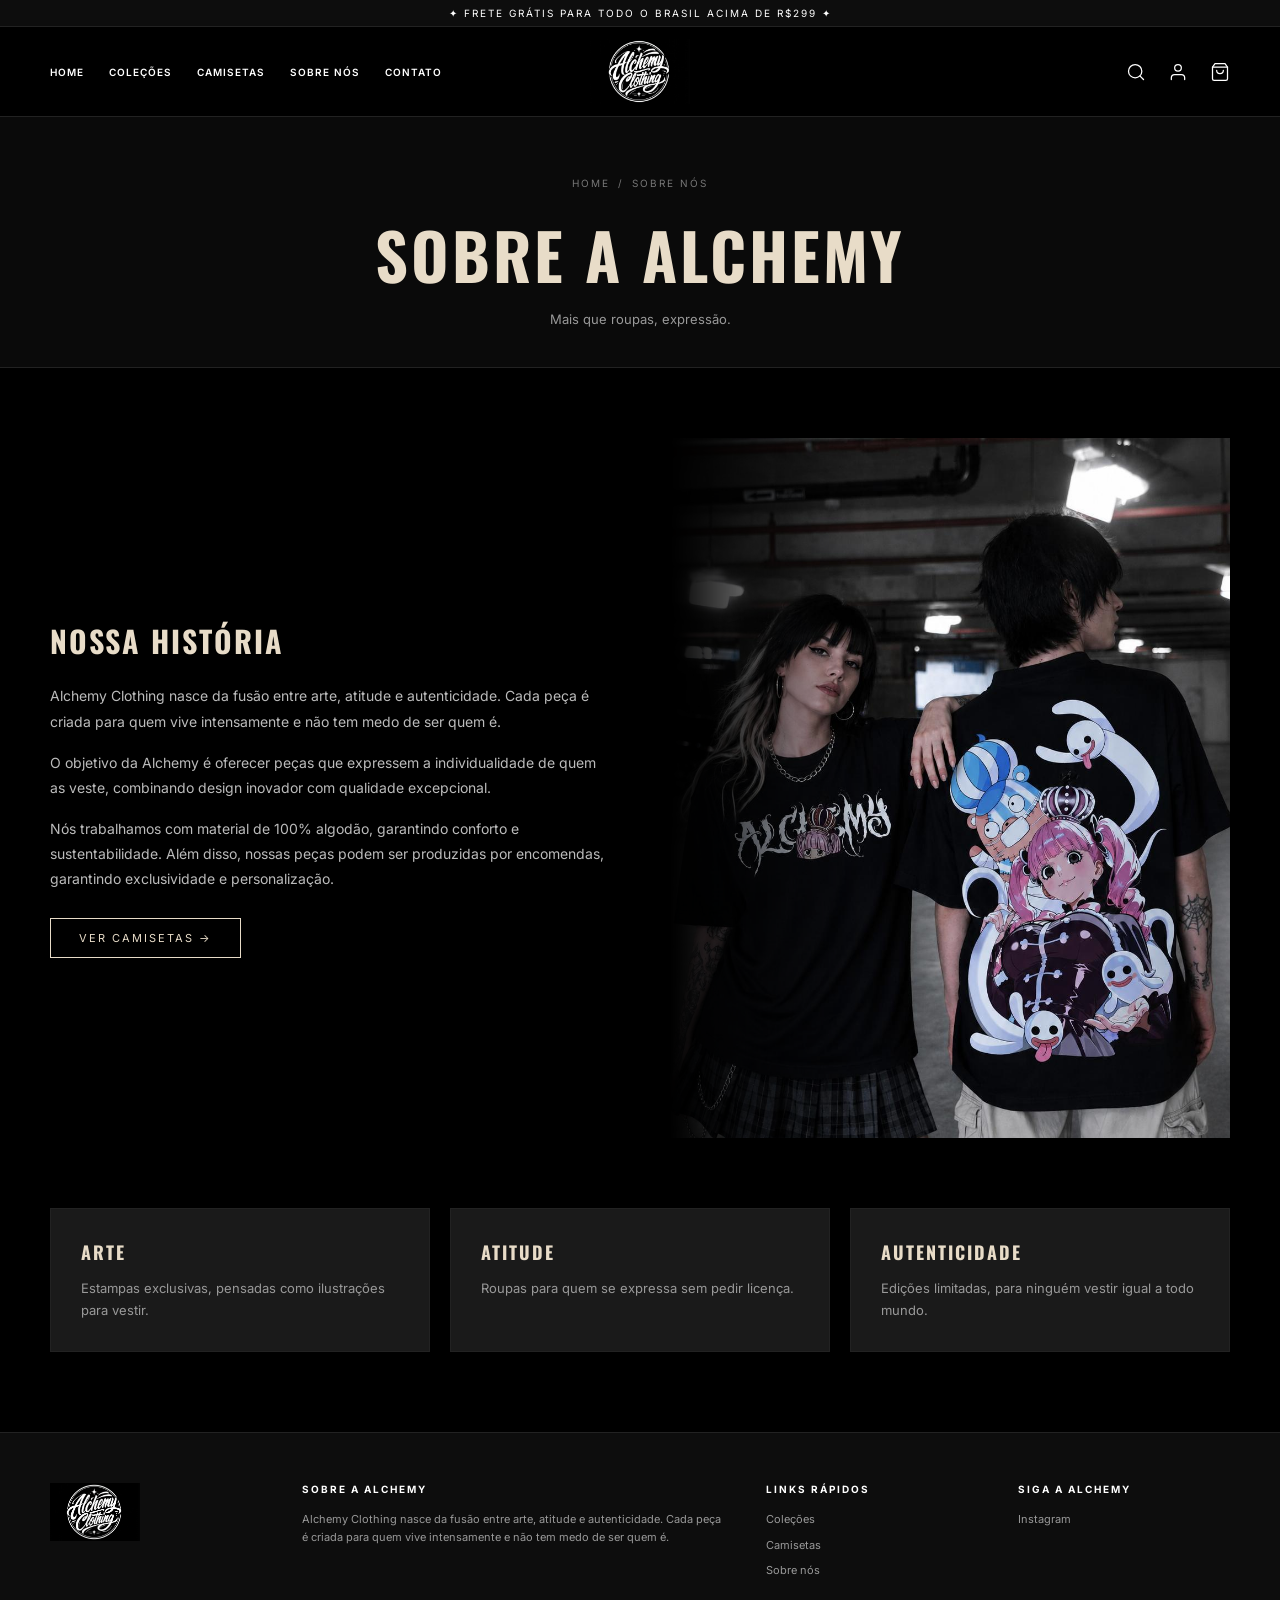
<file: sobre.html>
<!DOCTYPE html>
<html lang="pt-BR">
<head>
    <meta charset="UTF-8">
    <meta name="viewport" content="width=device-width, initial-scale=1.0">
    <meta name="description" content="Camisetas Alchemy Clothing: streetwear, arte e atitude.">

    <title>Sobre Nós | Alchemy Clothing</title>

    <link rel="preconnect" href="https://fonts.googleapis.com">
    <link rel="preconnect" href="https://fonts.gstatic.com" crossorigin>
    <link href="https://fonts.googleapis.com/css2?family=Oswald:wght@500;700&family=Inter:wght@400;500;600&display=swap" rel="stylesheet">
    <link rel="stylesheet" href="css/style.css">
</head>

<body>

    <div class="top-bar">
        <p>✦ FRETE GRÁTIS PARA TODO O BRASIL ACIMA DE R$299 ✦</p>
    </div>

    <header class="header">

    <button class="menu-toggle" id="menuToggle" aria-label="Abrir menu" aria-expanded="false" aria-controls="menu">
        <span></span>
        <span></span>
        <span></span>
    </button>

    <nav class="menu" id="menu">
        <a href="index.html">Home</a>
        <a href="camisetas.html">Coleções</a>
        <a href="camisetas.html">Camisetas</a>
        <a href="sobre.html">Sobre Nós</a>
        <a href="contato.html">Contato</a>
    </nav>

    <a href="index.html" class="logo">
        <img src="assets/images/logo.png" alt="Alchemy Clothing">
    </a>

    <div class="header-actions">

       <a href="camisetas.html?buscar=1" aria-label="Buscar produtos">
    <svg viewBox="0 0 24 24" aria-hidden="true">
        <circle cx="11" cy="11" r="8"></circle>
        <line x1="21" y1="21" x2="16.65" y2="16.65"></line>
    </svg>
       </a>

        <a href="conta.html" aria-label="Minha conta">
            <svg viewBox="0 0 24 24" aria-hidden="true">
                <path d="M20 21v-2a4 4 0 0 0-4-4H8a4 4 0 0 0-4 4v2"></path>
                <circle cx="12" cy="7" r="4"></circle>
            </svg>
        </a>

        <a href="carrinho.html" class="cart-link" aria-label="Carrinho">
            <svg viewBox="0 0 24 24" aria-hidden="true">
                <path d="M6 2L3 6v14a2 2 0 0 0 2 2h14a2 2 0 0 0 2-2V6l-3-4z"></path>
                <line x1="3" y1="6" x2="21" y2="6"></line>
                <path d="M16 10a4 4 0 0 1-8 0"></path>
            </svg>
            <span class="cart-count">0</span>
        </a>

    </div>

</header>

<div class="menu-overlay" id="menuOverlay"></div>

<main>

    <section class="page-header">
        <nav class="breadcrumb" aria-label="Você está em">
            <a href="index.html">Home</a>
            <span>/</span>
            <span>Sobre Nós</span>
        </nav>
        <h1>Sobre a Alchemy</h1>
        <p>Mais que roupas, expressão.</p>
    </section>

    <section class="about">
        <div class="about-text">
            <h2>Nossa história</h2>
            <p>Alchemy Clothing nasce da fusão entre arte, atitude e autenticidade. Cada peça é criada para quem vive intensamente e não tem medo de ser quem é.</p>
            <p>O objetivo da Alchemy é oferecer peças que expressem a individualidade de quem as veste, combinando design inovador com qualidade excepcional.</p>
            <p>Nós trabalhamos com material de 100% algodão, garantindo conforto e sustentabilidade. Além disso, nossas peças podem ser produzidas por encomendas, garantindo exclusividade e personalização.</p>
            <a href="camisetas.html" class="btn-outline">Ver camisetas →</a>
        </div>

        <div class="about-image">
            <img src="assets/images/camiseta-alchemy.png" alt="Modelos vestindo Alchemy Clothing">
        </div>
    </section>

    <section class="values">
        <div class="value-card">
            <h3>Arte</h3>
            <p>Estampas exclusivas, pensadas como ilustrações para vestir.</p>
        </div>
        <div class="value-card">
            <h3>Atitude</h3>
            <p>Roupas para quem se expressa sem pedir licença.</p>
        </div>
        <div class="value-card">
            <h3>Autenticidade</h3>
            <p>Edições limitadas, para ninguém vestir igual a todo mundo.</p>
        </div>
    </section>

</main>

<footer class="footer">
    <div class="footer-brand">
        <img src="assets/images/logo.png" alt="Alchemy Clothing">
    </div>

    <div class="footer-col footer-about">
        <h4>Sobre a Alchemy</h4>
        <p>Alchemy Clothing nasce da fusão entre arte, atitude e autenticidade. Cada peça é criada para quem vive intensamente e não tem medo de ser quem é.</p>
    </div>

    <div class="footer-col">
        <h4>Links rápidos</h4>
        <a href="camisetas.html">Coleções</a>
        <a href="camisetas.html">Camisetas</a>
        <a href="sobre.html">Sobre nós</a>
    </div>

    <div class="footer-col">
        <h4>Siga a Alchemy</h4>
        <a href="#">Instagram</a>
    </div>
</footer>

<script src="js/produtos.js"></script>
<script src="js/carrinho.js"></script>
<script src="js/script.js"></script>

    </body>

</html>
</file>
<file: css/style.css>
* {
    margin: 0;
    padding: 0;
    box-sizing: border-box;
}

body {
    background-color: #000;
    color: #fff;
}

.top-bar {
    background-color: #0d0d0d;
    border-bottom: 1px solid #222;
    text-align: center;
    padding: 7px 10px;
}

.top-bar p {
    font-size: 10px;
    letter-spacing: 2px;
    text-transform: uppercase;
}

.header {
    height: 90px;
    padding: 0 50px;

    display: grid;
    grid-template-columns: 1fr auto 1fr;
    align-items: center;

    background-color: #000;
    border-bottom: 1px solid #222;
}

.menu {
    justify-self: start;
    display: flex;
    gap: 25px;
}

.menu a {
    color: #fff;
    text-decoration: none;

    font-size: 10px;
    font-weight: 600;
    text-transform: uppercase;
    letter-spacing: 1px;

    transition: 0.3s;
}

.menu a:hover {
    color: #aaa;
}

.logo {
    justify-self: center;
}

.logo img {
    width: 100px;
    height: auto;
    display: block;
}

.header-actions {
    justify-self: end;
    display: flex;
    align-items: center;
    gap: 22px;
}

.header-actions a {
    position: relative;
    display: flex;
    color: #fff;
    transition: 0.3s;
}

.header-actions a:hover {
    color: var(--bege);
}

.header-actions svg {
    width: 20px;
    height: 20px;
    fill: none;
    stroke: currentColor;
    stroke-width: 1.5;
    stroke-linecap: round;
    stroke-linejoin: round;
}

/* bolinha do carrinho */
.cart-count {
    position: absolute;
    top: -6px;
    right: -8px;
    min-width: 15px;
    height: 15px;
    padding: 0 4px;
    display: flex;
    align-items: center;
    justify-content: center;
    background-color: var(--bege);
    color: #000;
    font-size: 9px;
    font-weight: 600;
    border-radius: 50%;
}

:root {
    --bege: #e8dcc8;
    --cinza: #1a1a1a;
    --borda: #222;
}

body {
    font-family: 'Inter', sans-serif;
}

h1, h2 {
    font-family: 'Oswald', sans-serif;
    text-transform: uppercase;
}

/* BOTÃO */
.btn-outline {
    display: inline-block;
    padding: 12px 28px;
    border: 1px solid var(--bege);
    color: var(--bege);
    text-decoration: none;
    font-size: 11px;
    letter-spacing: 2px;
    text-transform: uppercase;
    transition: 0.3s;
}

.btn-outline:hover {
    background-color: var(--bege);
    color: #000;
}

/* HERO */
.hero {
    position: relative;
    min-height: 650px;
    display: flex;
    align-items: center;
    background-color: #0a0a0a;
    overflow: hidden;
}

.hero-content {
    position: relative;
    z-index: 1;
    max-width: 50%;
    display: flex;
    flex-direction: column;
    gap: 20px;
    padding: 0 60px;
}

.hero-tag {
    font-size: 10px;
    letter-spacing: 4px;
    text-transform: uppercase;
    color: #aaa;
    margin-left: 10px;
}

.hero h1 {
    font-size: clamp(60px, 8vw, 110px);
    line-height: 0.9;
    color: var(--bege);
}

.hero p {
    font-size: 13px;
    line-height: 1.6;
    color: #bbb;
}

.hero-content .btn-outline {
    align-self: flex-start;
}

.hero-image {
    position: absolute;
    top: 0px;
    bottom: 0px;
    right: 0px;
    width: 55%;
    height: 100%;
    z-index: 0;
}

.hero-image img {
    width: 100%;
    height: 100%;
    object-fit: cover;
    object-position: center 15%;
    display: block;

    /* dissolve a borda esquerda da foto no fundo */
    -webkit-mask-image: linear-gradient(to right, transparent 0%, #000 45%);
    mask-image: linear-gradient(to right, transparent 0%, #000 45%);
}

/* escurece a base e as bordas para fundir com a faixa de benefícios */
.hero-image::after {
    content: "";
    position: absolute;
    inset: 0;
    background:
        linear-gradient(to top, #0a0a0a 0%, transparent 25%),
        linear-gradient(to bottom, #0a0a0a 0%, transparent 15%);
    pointer-events: none;
}

/* BENEFÍCIOS */
.benefits {
    display: grid;
    grid-template-columns: repeat(4, 1fr);
    background-color: #0d0d0d;
    border-top: 1px solid var(--borda);
    border-bottom: 1px solid var(--borda);
}

.benefit {
    display: flex;
    flex-direction: column;
    gap: 4px;
    padding: 24px;
    text-align: center;
    border-right: 1px solid var(--borda);
}

.benefit:last-child {
    border-right: none;
}

.benefit strong {
    font-size: 11px;
    letter-spacing: 1px;
    text-transform: uppercase;
}

.benefit span {
    font-size: 10px;
    color: #888;
}

/* LANÇAMENTOS */
.products {
    padding: 70px 50px;
    text-align: center;
}

.section-tag {
    font-size: 10px;
    letter-spacing: 5px;
    text-transform: uppercase;
    color: #888;
}

.products h2 {
    font-size: 28px;
    letter-spacing: 3px;
    color: var(--bege);
    margin: 10px 0 40px;
}

.products-grid {
    display: grid;
    grid-template-columns: repeat(4, 1fr);
    gap: 20px;
    margin-bottom: 40px;
}

.product-card {
    position: relative;
    background-color: var(--cinza);
    text-align: left;
}

.product-card img {
    width: 100%;
    aspect-ratio: 1 / 1;
    object-fit: cover;
    display: block;
}

.badge {
    position: absolute;
    top: 10px;
    left: 10px;
    background-color: var(--bege);
    color: #000;
    font-size: 9px;
    font-weight: 600;
    text-transform: uppercase;
    padding: 3px 8px;
}

.product-info {
    display: flex;
    justify-content: space-between;
    align-items: center;
    padding: 14px;
}

.product-info h3 {
    font-size: 11px;
    letter-spacing: 1px;
    text-transform: uppercase;
}

.product-info p {
    font-size: 12px;
    color: #aaa;
    margin-top: 4px;
}

.add-btn {
    width: 28px;
    height: 28px;
    background: transparent;
    border: 1px solid #444;
    color: #fff;
    cursor: pointer;
    transition: 0.3s;
}

.add-btn:hover {
    background-color: var(--bege);
    color: #000;
}

/* RODAPÉ */
.footer {
    display: grid;
    grid-template-columns: 1fr 2fr 1fr 1fr;
    gap: 40px;
    padding: 50px;
    background-color: #0d0d0d;
    border-top: 1px solid var(--borda);
}

.footer-brand img {
    width: 90px;
}

.footer-col {
    display: flex;
    flex-direction: column;
    gap: 8px;
}

.footer-col h4 {
    font-size: 10px;
    letter-spacing: 2px;
    text-transform: uppercase;
    margin-bottom: 8px;
}

.footer-col p,
.footer-col a {
    font-size: 11px;
    line-height: 1.6;
    color: #999;
    text-decoration: none;
}

.footer-col a:hover {
    color: #fff;
}

/* BOTÃO HAMBÚRGUER (escondido no desktop) */
.menu-toggle {
    display: none;
    flex-direction: column;
    justify-content: center;
    gap: 5px;
    width: 28px;
    height: 28px;
    background: none;
    border: none;
    cursor: pointer;
    z-index: 1002;
}

.menu-toggle span {
    display: block;
    width: 100%;
    height: 2px;
    background-color: #fff;
    transition: transform 0.3s, opacity 0.3s;
}

/* vira um X quando aberto */
.menu-toggle.active span:nth-child(1) {
    transform: translateY(7px) rotate(45deg);
}

.menu-toggle.active span:nth-child(2) {
    opacity: 0;
}

.menu-toggle.active span:nth-child(3) {
    transform: translateY(-7px) rotate(-45deg);
}

/* OVERLAY ESCURO */
.menu-overlay {
    position: fixed;
    inset: 0;
    background-color: rgba(0, 0, 0, 0.7);
    opacity: 0;
    visibility: hidden;
    transition: 0.3s;
    z-index: 1000;
}

.menu-overlay.active {
    opacity: 1;
    visibility: visible;
}

/* TÍTULO DA PÁGINA */
.page-header {
    padding: 60px 50px 40px;
    text-align: center;
    background-color: #0a0a0a;
    border-bottom: 1px solid var(--borda);
}

.breadcrumb {
    display: flex;
    justify-content: center;
    gap: 8px;
    margin-bottom: 18px;
    font-size: 10px;
    letter-spacing: 2px;
    text-transform: uppercase;
    color: #777;
}

.breadcrumb a {
    color: #777;
    text-decoration: none;
    transition: 0.3s;
}

.breadcrumb a:hover {
    color: #fff;
}

.page-header h1 {
    font-size: clamp(40px, 6vw, 64px);
    letter-spacing: 3px;
    color: var(--bege);
}

.page-header p {
    margin-top: 10px;
    font-size: 13px;
    color: #999;
}

/* LOJA */
.shop {
    padding: 40px 50px 80px;
}

.shop-toolbar {
    display: flex;
    justify-content: space-between;
    align-items: center;
    gap: 20px;
    flex-wrap: wrap;
    margin-bottom: 30px;
    padding-bottom: 20px;
    border-bottom: 1px solid var(--borda);
}

.filters {
    display: flex;
    gap: 10px;
    flex-wrap: wrap;
}

.filter-btn {
    padding: 8px 18px;
    background: transparent;
    border: 1px solid #333;
    color: #aaa;
    font-family: inherit;
    font-size: 10px;
    letter-spacing: 1.5px;
    text-transform: uppercase;
    cursor: pointer;
    transition: 0.3s;
}

.filter-btn:hover,
.filter-btn.active {
    border-color: var(--bege);
    color: var(--bege);
}

.shop-sort {
    display: flex;
    align-items: center;
    gap: 16px;
}

.shop-count {
    font-size: 11px;
    color: #777;
}

.shop-sort select {
    padding: 8px 12px;
    background-color: #0d0d0d;
    border: 1px solid #333;
    color: #fff;
    font-family: inherit;
    font-size: 11px;
    cursor: pointer;
}

/* imagem do card como link */
.product-card a {
    display: block;
}

/* BREADCRUMB À ESQUERDA */
.breadcrumb-left {
    justify-content: flex-start;
    margin: 0;
    padding: 24px 50px 0;
}

/* LAYOUT DO PRODUTO */
.product-page {
    display: grid;
    grid-template-columns: 1.1fr 1fr;
    gap: 60px;
    padding: 30px 50px 80px;
}

/* GALERIA */
.gallery-main {
    background-color: var(--cinza);
}

.gallery-main img {
    width: 100%;
    aspect-ratio: 1 / 1;
    object-fit: cover;
    display: block;
}

.gallery-thumbs {
    display: flex;
    gap: 12px;
    margin-top: 12px;
}

.thumb {
    width: 80px;
    padding: 0;
    background: var(--cinza);
    border: 1px solid transparent;
    cursor: pointer;
    opacity: 0.6;
    transition: 0.3s;
}

.thumb img {
    width: 100%;
    aspect-ratio: 1 / 1;
    object-fit: cover;
    display: block;
}

.thumb:hover,
.thumb.active {
    opacity: 1;
    border-color: var(--bege);
}

/* INFORMAÇÕES */
.product-details {
    display: flex;
    flex-direction: column;
    align-items: flex-start;
}

.badge-static {
    position: static;
    margin-bottom: 14px;
}

.product-details h1 {
    font-size: clamp(32px, 4vw, 46px);
    letter-spacing: 2px;
    color: var(--bege);
}

.product-price {
    margin-top: 16px;
    font-size: 24px;
    font-weight: 600;
}

.product-installments {
    margin-top: 4px;
    font-size: 12px;
    color: #888;
}

.product-description {
    margin: 24px 0;
    font-size: 13px;
    line-height: 1.7;
    color: #bbb;
}

/* TAMANHOS */
.option-group {
    width: 100%;
    margin-bottom: 24px;
}

.option-label {
    display: block;
    margin-bottom: 12px;
    font-size: 10px;
    letter-spacing: 2px;
    text-transform: uppercase;
    color: #888;
}

.sizes {
    display: flex;
    gap: 10px;
    flex-wrap: wrap;
}

.size-btn {
    width: 48px;
    height: 48px;
    background: transparent;
    border: 1px solid #333;
    color: #fff;
    font-family: inherit;
    font-size: 12px;
    cursor: pointer;
    transition: 0.3s;
}

.size-btn:hover:not(:disabled),
.size-btn.active {
    border-color: var(--bege);
    background-color: var(--bege);
    color: #000;
}

.size-btn:disabled {
    color: #444;
    border-color: #222;
    text-decoration: line-through;
    cursor: not-allowed;
}

.size-error {
    display: none;
    margin-top: 10px;
    font-size: 11px;
    color: #e0675a;
}

.size-error.show {
    display: block;
}

/* QUANTIDADE E COMPRAR */
.buy-row {
    display: flex;
    gap: 14px;
    width: 100%;
    margin-bottom: 30px;
}

.quantity {
    display: flex;
    align-items: center;
    border: 1px solid #333;
}

.quantity button {
    width: 42px;
    height: 100%;
    background: transparent;
    border: none;
    color: #fff;
    font-size: 16px;
    cursor: pointer;
    transition: 0.3s;
}

.quantity button:hover {
    color: var(--bege);
}

.quantity span {
    min-width: 30px;
    text-align: center;
    font-size: 13px;
}

.btn-buy {
    flex: 1;
    padding: 16px;
    background-color: var(--bege);
    border: 1px solid var(--bege);
    color: #000;
    font-family: inherit;
    font-size: 11px;
    font-weight: 600;
    letter-spacing: 2px;
    text-transform: uppercase;
    cursor: pointer;
    transition: 0.3s;
}

.btn-buy:hover {
    background-color: transparent;
    color: var(--bege);
}

/* ESPECIFICAÇÕES */
.product-specs {
    width: 100%;
    list-style: none;
    border-top: 1px solid var(--borda);
}

.product-specs li {
    padding: 14px 0;
    border-bottom: 1px solid var(--borda);
    font-size: 12px;
    color: #aaa;
}

.product-specs strong {
    color: #fff;
    font-weight: 500;
}

.product-info h3 a {
    color: inherit;
    text-decoration: none;
    transition: 0.3s;
}

.product-info h3 a:hover {
    color: var(--bege);
}

.not-found {
    grid-column: 1 / -1;
    display: flex;
    flex-direction: column;
    align-items: center;
    gap: 16px;
    padding: 80px 0;
    text-align: center;
}

.not-found h1 {
    font-size: 36px;
    color: var(--bege);
}

.not-found p {
    font-size: 13px;
    color: #999;
}

/* CARRINHO */
.cart-page {
    display: grid;
    grid-template-columns: 1.6fr 1fr;
    gap: 40px;
    align-items: start;
    padding: 40px 50px 80px;
}

.cart-item {
    display: grid;
    grid-template-columns: 110px 1fr auto;
    gap: 20px;
    padding: 20px 0;
    border-bottom: 1px solid var(--borda);
}

.cart-item:first-child {
    padding-top: 0;
}

.cart-item img {
    width: 110px;
    aspect-ratio: 1 / 1;
    object-fit: cover;
    display: block;
    background-color: var(--cinza);
}

.cart-item-info {
    display: flex;
    flex-direction: column;
    align-items: flex-start;
    gap: 6px;
}

.cart-item-info h3 {
    font-size: 12px;
    letter-spacing: 1px;
    text-transform: uppercase;
}

.cart-item-info h3 a {
    color: inherit;
    text-decoration: none;
}

.cart-item-size,
.cart-item-price {
    font-size: 12px;
    color: #999;
}

.quantity-sm {
    margin-top: 8px;
}

.quantity-sm button {
    width: 32px;
    height: 32px;
}

.quantity-sm span {
    font-size: 12px;
}

.cart-item-side {
    display: flex;
    flex-direction: column;
    justify-content: space-between;
    align-items: flex-end;
}

.cart-item-side strong {
    font-size: 14px;
    font-weight: 600;
}

.cart-remove {
    background: none;
    border: none;
    color: #777;
    font-family: inherit;
    font-size: 11px;
    text-decoration: underline;
    cursor: pointer;
    transition: 0.3s;
}

.cart-remove:hover {
    color: #e0675a;
}

/* RESUMO */
.cart-summary {
    padding: 28px;
    background-color: #0d0d0d;
    border: 1px solid var(--borda);
}

.cart-summary h2 {
    font-size: 20px;
    letter-spacing: 2px;
    color: var(--bege);
    margin-bottom: 20px;
}

.shipping-note {
    margin-bottom: 8px;
    font-size: 11px;
    color: #999;
}

.shipping-bar {
    height: 4px;
    margin-bottom: 20px;
    background-color: #222;
}

.shipping-bar span {
    display: block;
    height: 100%;
    background-color: var(--bege);
    transition: width 0.3s;
}

.summary-row {
    display: flex;
    justify-content: space-between;
    padding: 10px 0;
    font-size: 13px;
    color: #bbb;
}

.summary-total {
    margin-top: 10px;
    padding-top: 18px;
    border-top: 1px solid var(--borda);
    font-size: 16px;
    font-weight: 600;
    color: #fff;
}

.cart-summary .btn-buy {
    width: 100%;
    margin-top: 20px;
}

/* CARRINHO VAZIO */
.cart-empty {
    grid-column: 1 / -1;
    display: flex;
    flex-direction: column;
    align-items: center;
    gap: 16px;
    padding: 80px 0;
    text-align: center;
}

.cart-empty h2 {
    font-size: 28px;
    color: var(--bege);
}

.cart-empty p {
    font-size: 13px;
    color: #999;
}

/* SOBRE */
.about {
    display: grid;
    grid-template-columns: 1fr 1fr;
    gap: 60px;
    align-items: center;
    padding: 70px 50px;
}

.about-text h2 {
    margin-bottom: 20px;
    font-size: 30px;
    letter-spacing: 2px;
    color: var(--bege);
}

.about-text p {
    margin-bottom: 16px;
    font-size: 14px;
    line-height: 1.8;
    color: #bbb;
}

.about-text .btn-outline {
    margin-top: 10px;
}

.about-image img {
    width: 100%;
    aspect-ratio: 4 / 5;
    object-fit: cover;
    display: block;
}

.values {
    display: grid;
    grid-template-columns: repeat(3, 1fr);
    gap: 20px;
    padding: 0 50px 80px;
}

.value-card {
    padding: 30px;
    background-color: var(--cinza);
    border: 1px solid var(--borda);
}

.value-card h3 {
    margin-bottom: 12px;
    font-family: 'Oswald', sans-serif;
    font-size: 18px;
    letter-spacing: 2px;
    text-transform: uppercase;
    color: var(--bege);
}

.value-card p {
    font-size: 13px;
    line-height: 1.7;
    color: #999;
}

/* CONTATO */
.contact {
    display: grid;
    grid-template-columns: 1fr 1.2fr;
    gap: 60px;
    padding: 60px 50px 80px;
}

.contact-info {
    display: flex;
    flex-direction: column;
    gap: 20px;
}

.contact-item {
    padding-bottom: 20px;
    border-bottom: 1px solid var(--borda);
}

.contact-item span {
    display: block;
    margin-bottom: 6px;
    font-size: 10px;
    letter-spacing: 2px;
    text-transform: uppercase;
    color: #777;
}

.contact-item a,
.contact-item p {
    font-size: 14px;
    color: #fff;
    text-decoration: none;
    transition: 0.3s;
}

.contact-item a:hover {
    color: var(--bege);
}

.contact-form {
    display: flex;
    flex-direction: column;
    gap: 18px;
}

.form-field {
    display: flex;
    flex-direction: column;
    gap: 8px;
}

.form-field label {
    font-size: 10px;
    letter-spacing: 2px;
    text-transform: uppercase;
    color: #888;
}

.form-field input,
.form-field textarea {
    padding: 14px;
    background-color: #0d0d0d;
    border: 1px solid #333;
    color: #fff;
    font-family: inherit;
    font-size: 13px;
    transition: 0.3s;
}

.form-field input:focus,
.form-field textarea:focus {
    outline: none;
    border-color: var(--bege);
}

.form-field textarea {
    min-height: 140px;
    resize: vertical;
}

.contact-form .btn-buy {
    flex: none;
}

/* link da página atual no menu */
.menu a.active {
    color: var(--bege);
}

.about-image {
    position: relative;
}

.about-image img {
    width: 100%;
    aspect-ratio: 4 / 5;
    object-fit: cover;
    object-position: center top;
    display: block;

    -webkit-mask-image: linear-gradient(to right, transparent 0%, #000 35%);
    mask-image: linear-gradient(to right, transparent 0%, #000 35%);
}

/* MOBILE */
@media (max-width: 900px) {
    .header {
        padding: 0 20px;
    }

    .page-header {
        padding: 40px 20px 30px;
    }

    .shop {
        padding: 30px 20px 60px;
    }

    .menu-toggle {
        display: flex;
    }

    /* HERO */
    .hero {
        min-height: 560px;
    }

    .hero-image {
        width: 100%;
        opacity: 0.4; /* a foto vira um fundo e o texto fica legível */
    }

    .hero-image img {
        -webkit-mask-image: none;
        mask-image: none;
    }

    .hero-content {
        max-width: 100%;
        padding: 60px 24px;
    }

    .hero-tag {
        margin-left: 0;
    }

    .hero-content .btn-outline {
        white-space: nowrap;
    }

    /* BENEFÍCIOS, PRODUTOS E RODAPÉ */
    .benefits,
    .products-grid {
        grid-template-columns: repeat(2, 1fr);
    }

    .products {
        padding: 50px 20px;
    }

    .footer {
        grid-template-columns: 1fr;
        padding: 40px 24px;
    }

    .menu {
        position: fixed;
        top: 0;
        left: 0;
        width: 280px;
        max-width: 80%;
        height: 100vh;
        flex-direction: column;
        gap: 0;
        padding: 90px 30px 30px;
        background-color: #0a0a0a;
        border-right: 1px solid #222;
        transform: translateX(-100%);
        transition: transform 0.35s ease;
        z-index: 1001;
    }

    .menu.active {
        transform: translateX(0);
    }

    .menu a {
        padding: 18px 0;
        font-size: 13px;
        letter-spacing: 2px;
        border-bottom: 1px solid #1a1a1a;
    }

    .breadcrumb-left {
        padding: 20px 20px 0;
    }

    .product-page {
        grid-template-columns: 1fr;
        gap: 30px;
        padding: 20px 20px 60px;
    }

    .cart-page {
        grid-template-columns: 1fr;
        padding: 24px 20px 60px;
    }

    .cart-item {
        grid-template-columns: 80px 1fr;
    }

    .cart-item img {
        width: 80px;
    }

    .cart-item-side {
        grid-column: 1 / -1;
        flex-direction: row;
        align-items: center;
        justify-content: space-between;
    }

    .about,
    .contact {
        grid-template-columns: 1fr;
        gap: 30px;
        padding: 40px 20px;
    }

    .values {
        grid-template-columns: 1fr;
        padding: 0 20px 60px;
    }

    .about-image::before {
        right: -10px;
        bottom: -10px;
    }
}
</file>
